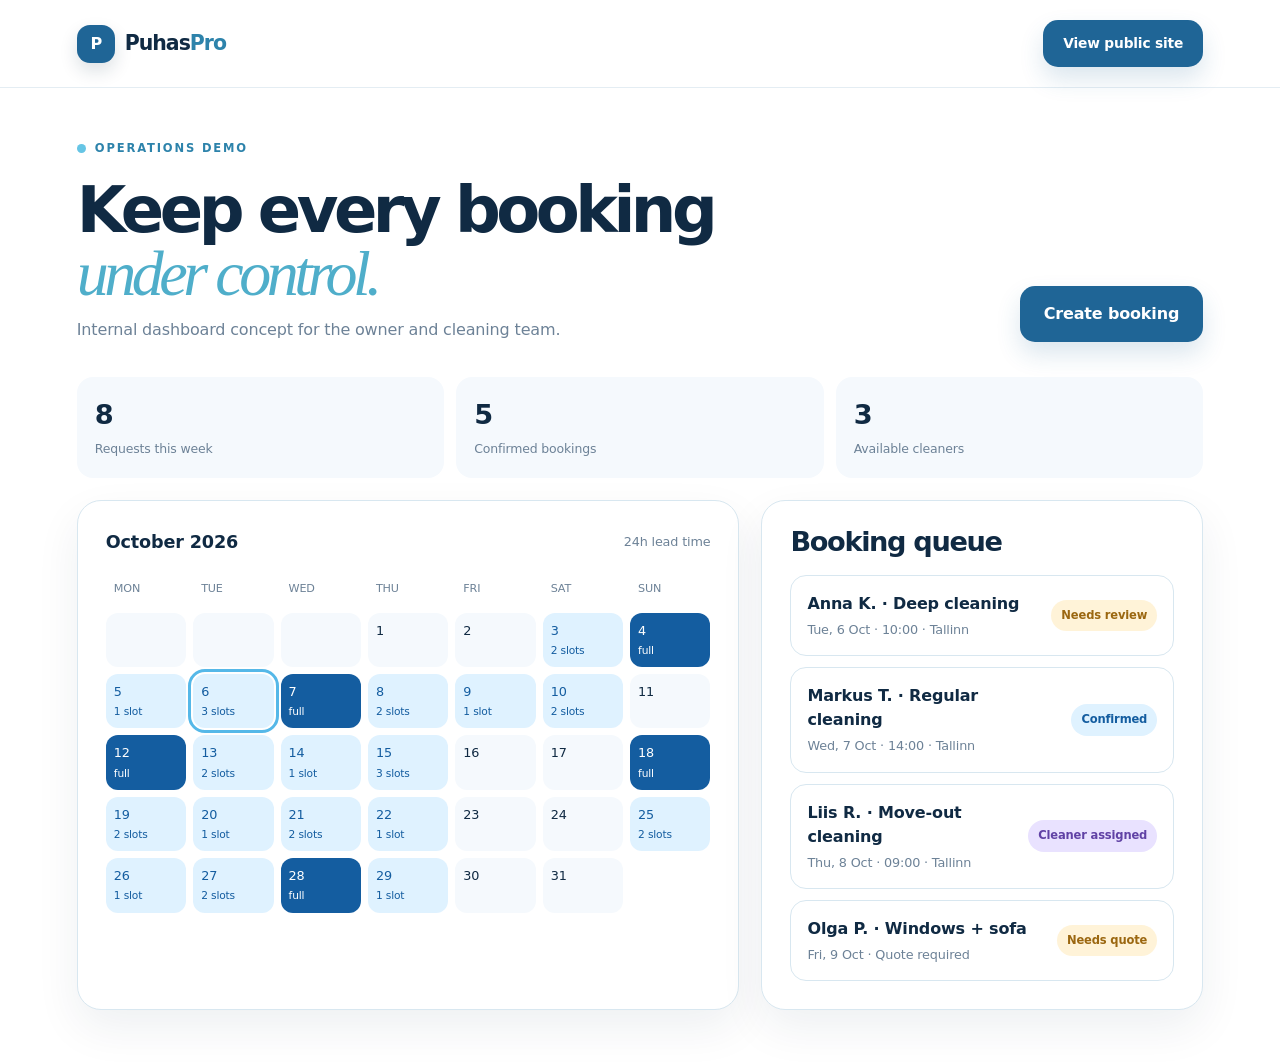
<file: site-mvp/admin.html>
<!doctype html>
<html lang="en">
<head>
  <meta charset="UTF-8" />
  <meta name="viewport" content="width=device-width, initial-scale=1.0" />
  <title>PuhasPro — Booking dashboard demo</title>
  <link rel="stylesheet" href="styles.css?v=blue-modern-3" />
  <style>
    .dashboard{max-width:1280px;margin:auto;padding:52px 6vw}.dashboard-head{display:flex;justify-content:space-between;align-items:end;margin-bottom:35px}.dashboard-head p{color:var(--muted);margin:0}.dashboard-grid{display:grid;grid-template-columns:1.2fr .8fr;gap:22px}.panel{background:#fff;border:1px solid var(--line);border-radius:24px;padding:28px;box-shadow:0 18px 45px rgba(16,42,67,.07)}.panel h2{font-size:1.7rem;letter-spacing:-.05em;margin-bottom:20px}.stats{display:grid;grid-template-columns:repeat(3,1fr);gap:12px;margin-bottom:22px}.stat{padding:18px;border-radius:16px;background:#f5f9fd}.stat strong{font-size:1.7rem;display:block}.stat span{font-size:.78rem;color:var(--muted)}.calendar-head{display:flex;justify-content:space-between;align-items:center;margin-bottom:18px}.calendar-head strong{font-size:1.1rem}.calendar{display:grid;grid-template-columns:repeat(7,1fr);gap:7px}.calendar div{min-height:54px;border-radius:12px;background:#f5f9fd;padding:8px;font-size:.8rem}.calendar .day{color:var(--muted);font-size:.7rem;background:transparent;min-height:20px}.calendar .available{background:#dff2ff;color:#145da0}.calendar .busy{background:#145da0;color:white}.calendar .selected{outline:3px solid #55b8e8;outline-offset:2px}.booking-list{display:grid;gap:11px}.booking{display:flex;justify-content:space-between;gap:14px;align-items:center;padding:16px;border:1px solid var(--line);border-radius:16px}.booking-main strong,.booking-main span{display:block}.booking-main span{font-size:.8rem;color:var(--muted);margin-top:4px}.status{font-size:.72rem;font-weight:800;padding:7px 10px;border-radius:999px;white-space:nowrap}.status.pending{background:#fff3d8;color:#9b6710}.status.confirmed{background:#dff2ff;color:#145da0}.status.assigned{background:#e9e2ff;color:#6042a5}@media(max-width:850px){.dashboard-grid{grid-template-columns:1fr}.dashboard-head{display:block}.dashboard-head .button{margin-top:18px}.booking{align-items:start;flex-direction:column}.stats{grid-template-columns:1fr 1fr}}
  </style>
</head>
<body>
  <header class="site-header"><a class="brand" href="index.html"><span class="brand-mark">P</span><span>Puhas<span>Pro</span></span></a><a class="button button-small" href="index.html">View public site</a></header>
  <main class="dashboard">
    <div class="dashboard-head"><div><div class="eyebrow"><span class="eyebrow-dot"></span>Operations demo</div><h1 style="font-size:clamp(2.8rem,5vw,5rem);margin-bottom:12px">Keep every booking<br /><em>under control.</em></h1><p>Internal dashboard concept for the owner and cleaning team.</p></div><a class="button" href="index.html#booking">Create booking</a></div>
    <div class="stats"><div class="stat"><strong>8</strong><span>Requests this week</span></div><div class="stat"><strong>5</strong><span>Confirmed bookings</span></div><div class="stat"><strong>3</strong><span>Available cleaners</span></div></div>
    <div class="dashboard-grid"><section class="panel"><div class="calendar-head"><strong>October 2026</strong><span style="color:var(--muted);font-size:.8rem">24h lead time</span></div><div class="calendar"><div class="day">MON</div><div class="day">TUE</div><div class="day">WED</div><div class="day">THU</div><div class="day">FRI</div><div class="day">SAT</div><div class="day">SUN</div><div></div><div></div><div></div><div>1</div><div>2</div><div class="available">3<br /><small>2 slots</small></div><div class="busy">4<br /><small>full</small></div><div class="available">5<br /><small>1 slot</small></div><div class="available selected">6<br /><small>3 slots</small></div><div class="busy">7<br /><small>full</small></div><div class="available">8<br /><small>2 slots</small></div><div class="available">9<br /><small>1 slot</small></div><div class="available">10<br /><small>2 slots</small></div><div>11</div><div class="busy">12<br /><small>full</small></div><div class="available">13<br /><small>2 slots</small></div><div class="available">14<br /><small>1 slot</small></div><div class="available">15<br /><small>3 slots</small></div><div>16</div><div>17</div><div class="busy">18<br /><small>full</small></div><div class="available">19<br /><small>2 slots</small></div><div class="available">20<br /><small>1 slot</small></div><div class="available">21<br /><small>2 slots</small></div><div class="available">22<br /><small>1 slot</small></div><div>23</div><div>24</div><div class="available">25<br /><small>2 slots</small></div><div class="available">26<br /><small>1 slot</small></div><div class="available">27<br /><small>2 slots</small></div><div class="busy">28<br /><small>full</small></div><div class="available">29<br /><small>1 slot</small></div><div>30</div><div>31</div></div></section><section class="panel"><h2>Booking queue</h2><div class="booking-list"><div class="booking"><div class="booking-main"><strong>Anna K. · Deep cleaning</strong><span>Tue, 6 Oct · 10:00 · Tallinn</span></div><span class="status pending">Needs review</span></div><div class="booking"><div class="booking-main"><strong>Markus T. · Regular cleaning</strong><span>Wed, 7 Oct · 14:00 · Tallinn</span></div><span class="status confirmed">Confirmed</span></div><div class="booking"><div class="booking-main"><strong>Liis R. · Move-out cleaning</strong><span>Thu, 8 Oct · 09:00 · Tallinn</span></div><span class="status assigned">Cleaner assigned</span></div><div class="booking"><div class="booking-main"><strong>Olga P. · Windows + sofa</strong><span>Fri, 9 Oct · Quote required</span></div><span class="status pending">Needs quote</span></div></div></section></div>
  </main>
</body>
</html>
</file>
<file: site-mvp/styles.css>
:root{--ink:#173b39;--muted:#6b7c79;--teal:#1f6f68;--mint:#d8f36b;--paper:#f7f8f3;--line:#dfe7df;--white:#fff;--orange:#e9905d}*{box-sizing:border-box}html{scroll-behavior:smooth}body{margin:0;background:var(--paper);color:var(--ink);font-family:Inter,ui-sans-serif,system-ui,-apple-system,BlinkMacSystemFont,"Segoe UI",sans-serif;font-size:16px;line-height:1.5}a{text-decoration:none;color:inherit}.site-header{height:78px;display:flex;align-items:center;justify-content:space-between;padding:0 6vw;border-bottom:1px solid var(--line);background:rgba(247,248,243,.88);backdrop-filter:blur(10px);position:sticky;top:0;z-index:10}.brand{display:flex;align-items:center;gap:10px;font-size:1.2rem;font-weight:800;letter-spacing:-.04em}.brand>span:last-child>span{color:var(--teal)}.brand-mark{width:32px;height:32px;display:grid;place-items:center;background:var(--teal);color:#fff;border-radius:10px;font-size:1rem}.nav-links{display:flex;gap:34px;color:var(--muted);font-size:.9rem}.nav-links a:hover,.text-link:hover{color:var(--teal)}.header-actions{display:flex;gap:16px;align-items:center}.language-select select{border:0;background:transparent;color:var(--ink);font-weight:700;cursor:pointer}.button{display:inline-flex;align-items:center;justify-content:center;border:0;border-radius:999px;background:var(--teal);color:#fff;padding:15px 23px;font:inherit;font-weight:700;cursor:pointer;transition:transform .2s,background .2s}.button:hover{background:#155851;transform:translateY(-2px)}.button-small{padding:10px 18px;font-size:.86rem}.section-grid{display:grid;grid-template-columns:1fr 1fr;gap:6vw;max-width:1320px;margin:auto;padding:96px 6vw 110px}.hero-copy{padding-top:44px}.eyebrow{display:flex;gap:9px;align-items:center;text-transform:uppercase;letter-spacing:.13em;font-size:.7rem;font-weight:800;color:var(--teal);margin-bottom:22px}.eyebrow-dot{width:8px;height:8px;border-radius:50%;background:var(--orange)}h1,h2,h3,p{margin-top:0}h1,h2{letter-spacing:-.07em;line-height:.98;margin-bottom:25px}h1{font-size:clamp(3.5rem,6vw,6.7rem);font-weight:800}h2{font-size:clamp(2.5rem,4.7vw,5rem);font-weight:800}h1 em,h2 em{font-family:Georgia,serif;font-weight:400;color:var(--teal)}.hero-text{font-size:1.2rem;max-width:500px;color:var(--muted);line-height:1.65}.hero-buttons{display:flex;gap:26px;align-items:center;margin:35px 0 56px}.text-link{font-weight:750;color:var(--teal)}.text-link span{font-size:1.2rem;margin-left:5px}.trust-row{display:flex;gap:35px;border-top:1px solid var(--line);padding-top:22px}.trust-row div{display:grid;gap:3px}.trust-row strong{font-size:1.35rem}.trust-row span{font-size:.76rem;color:var(--muted)}.hero-visual{position:relative;display:flex;align-items:center}.hero-image-wrap{position:relative;width:100%;z-index:1}.hero-image-wrap img{width:100%;height:610px;object-fit:cover;border-radius:180px 180px 22px 22px;display:block;filter:saturate(.82)}.hero-shape{position:absolute;width:75%;height:45%;bottom:-25px;right:-24px;background:var(--mint);border-radius:30px;z-index:0}.image-badge{position:absolute;left:-35px;bottom:42px;background:#fff;border-radius:18px;padding:16px 19px;display:flex;gap:12px;align-items:center;box-shadow:0 15px 40px rgba(23,59,57,.14)}.badge-icon{width:32px;height:32px;display:grid;place-items:center;background:var(--mint);border-radius:50%;color:var(--teal)}.image-badge b,.image-badge small{display:block}.image-badge b{font-size:.82rem}.image-badge small{color:var(--muted);font-size:.74rem}.service-strip{background:var(--teal);color:#fff;padding:100px 6vw;display:grid;grid-template-columns:.8fr 1.5fr;gap:8vw}.service-strip .eyebrow{color:var(--mint)}.service-intro{}.section-intro p{max-width:330px;color:#b9d2ca}.service-cards{display:grid;grid-template-columns:1fr 1fr;gap:14px}.service-card{padding:25px;background:rgba(255,255,255,.08);border:1px solid rgba(255,255,255,.14);border-radius:18px;min-height:200px;display:flex;gap:17px;transition:transform .2s,background .2s}.service-card:hover{transform:translateY(-5px);background:rgba(255,255,255,.14)}.service-card.featured{background:var(--mint);color:var(--ink);border-color:var(--mint)}.card-number{font-size:.75rem;font-weight:800;opacity:.65}.service-card h3{font-size:1.2rem;margin-bottom:8px;letter-spacing:-.04em}.service-card p{font-size:.88rem;line-height:1.5;opacity:.78;margin-bottom:18px}.service-card strong{font-size:.88rem}.booking-section{padding:110px 6vw;max-width:1150px;margin:auto}.booking-heading{display:flex;justify-content:space-between;gap:40px;align-items:end;margin-bottom:44px}.booking-heading p{max-width:380px;color:var(--muted)}.booking-form{background:#fff;border:1px solid var(--line);border-radius:24px;padding:40px;box-shadow:0 22px 60px rgba(23,59,57,.06)}.form-step{display:grid;grid-template-columns:36px 1fr;gap:8px 12px;margin-bottom:24px}.form-step>span{color:var(--orange);font-weight:800;font-size:.78rem;padding-top:4px}.form-step label{font-weight:750}.form-step select,.form-step input,.form-step textarea{grid-column:2;border:0;border-bottom:1px solid var(--line);background:transparent;color:var(--ink);padding:10px 0;font:inherit;outline:none;width:100%;resize:vertical}.form-step select:focus,.form-step input:focus,.form-step textarea:focus{border-color:var(--teal)}.form-row{display:grid;grid-template-columns:1fr 1fr;gap:40px}.form-footer{border-top:1px solid var(--line);margin-top:12px;padding-top:24px;display:flex;gap:30px;justify-content:space-between;align-items:center}.form-footer p{font-size:.8rem;color:var(--muted);max-width:490px;margin:0}.success-message{margin-top:20px;background:var(--mint);border-radius:20px;padding:25px;display:flex;gap:15px}.success-message>span{font-size:1.5rem}.success-message h3{margin-bottom:5px}.success-message p{margin:0;color:#46605a}.how-section{background:#e7eee5;padding:100px 12vw;display:grid;grid-template-columns:1fr 1fr;gap:10vw}.how-copy p{max-width:410px;color:var(--muted);font-size:1.05rem}.steps{border-top:1px solid #cbd9ca}.step{display:flex;gap:25px;padding:28px 0;border-bottom:1px solid #cbd9ca}.step>span{font-size:.75rem;color:var(--orange);font-weight:800}.step h3{margin-bottom:6px;font-size:1.2rem}.step p{margin:0;color:var(--muted)}.about-section{padding:110px 6vw}.about-card{max-width:1080px;margin:auto;background:var(--mint);border-radius:30px;padding:64px 7%;display:grid;grid-template-columns:110px 1fr;gap:30px}.about-mark{font-size:7rem;line-height:.7;color:var(--teal);font-weight:800;letter-spacing:-.15em}.about-card p{max-width:560px;color:#42615b;font-size:1.05rem}.site-footer{padding:38px 6vw;border-top:1px solid var(--line);display:flex;align-items:center;justify-content:space-between;color:var(--muted);font-size:.84rem}.site-footer p{margin:0}.footer-contact{font-size:.78rem}.sr-only{position:absolute;width:1px;height:1px;padding:0;margin:-1px;overflow:hidden;clip:rect(0,0,0,0);white-space:nowrap;border:0}@media(max-width:900px){.nav-links{display:none}.section-grid,.service-strip,.how-section{grid-template-columns:1fr}.hero-copy{padding-top:10px}.hero-visual{margin-top:20px}.hero-image-wrap img{height:500px}.service-strip{gap:55px}.booking-heading{display:block}.booking-heading p{margin-top:25px}.about-card{grid-template-columns:1fr}.about-mark{font-size:5rem}.site-footer{flex-wrap:wrap;gap:18px}}@media(max-width:600px){.site-header{padding:0 5vw}.header-actions .button{display:none}.section-grid,.booking-section,.about-section{padding-left:5vw;padding-right:5vw}.section-grid{padding-top:65px;padding-bottom:75px}.hero-buttons{align-items:flex-start;flex-direction:column;gap:18px}.trust-row{gap:15px;justify-content:space-between}.trust-row span{font-size:.68rem}.hero-image-wrap img{height:390px;border-radius:120px 120px 18px 18px}.image-badge{left:10px;bottom:20px}.service-strip{padding:75px 5vw}.service-cards{grid-template-columns:1fr}.booking-form{padding:25px 20px}.form-row{grid-template-columns:1fr;gap:0}.form-footer{display:block}.form-footer .button{margin-top:20px;width:100%}.how-section{padding:75px 5vw}.about-card{padding:38px 28px}.site-footer{padding:30px 5vw;display:grid}}
/* Blue and white visual direction */
:root{--ink:#102a43;--muted:#6d8297;--teal:#145da0;--mint:#dff2ff;--paper:#f5f9fd;--line:#dce8f2;--white:#fff;--orange:#55b8e8}
/* Final palette override */
:root{--ink:#102a43!important;--muted:#6d8297!important;--teal:#145da0!important;--mint:#dff2ff!important;--paper:#f5f9fd!important;--line:#dce8f2!important;--orange:#55b8e8!important}
/* Modern service-brand polish */
html body{background:linear-gradient(180deg,#f8fbff 0%,#f3f8fc 48%,#fff 100%);letter-spacing:-.01em}
html body .site-header{height:84px;border-bottom:1px solid rgba(220,232,242,.8);box-shadow:0 8px 28px rgba(16,42,67,.04)}
html body .brand{letter-spacing:-.055em}
html body .brand-mark{border-radius:12px;box-shadow:0 8px 16px rgba(20,93,160,.18)}
html body .button{box-shadow:0 10px 20px rgba(20,93,160,.16);padding-left:25px;padding-right:25px}
html body .hero{padding-top:110px}
html body .hero-copy h1{font-weight:850;letter-spacing:-.085em}
html body .hero-visual:before{content:'';position:absolute;width:170px;height:170px;border-radius:50%;background:#dff2ff;top:8%;right:-4%;filter:blur(1px)}
html body .hero-image-wrap img{box-shadow:0 28px 60px rgba(16,42,67,.16);border:8px solid rgba(255,255,255,.85)}
html body .hero-shape{background:linear-gradient(135deg,#dff2ff,#b9e6fb);border-radius:36px}
html body .service-strip{background:linear-gradient(135deg,#0f4d84 0%,#145da0 58%,#2787bf 100%);position:relative;overflow:hidden}
html body .service-strip:after{content:'';position:absolute;width:520px;height:520px;border:1px solid rgba(255,255,255,.12);border-radius:50%;right:-160px;top:-210px;box-shadow:0 0 0 45px rgba(255,255,255,.035),0 0 0 90px rgba(255,255,255,.025)}
html body .service-card{background:rgba(255,255,255,.1);border-color:rgba(255,255,255,.2);backdrop-filter:blur(8px);border-radius:22px}
html body .service-card.featured{background:#fff;color:var(--ink);box-shadow:0 18px 40px rgba(4,36,70,.18)}
html body .booking-section{max-width:1180px}
html body .booking-form{border:1px solid rgba(220,232,242,.9);box-shadow:0 25px 70px rgba(16,42,67,.09);border-radius:28px}
html body .form-step select,html body .form-step input,html body .form-step textarea{background:#f8fbfe;border:1px solid #e5eef6;border-radius:12px;padding:13px 14px;margin-top:5px}
html body .form-step select:focus,html body .form-step input:focus,html body .form-step textarea:focus{border-color:#55b8e8;box-shadow:0 0 0 4px rgba(85,184,232,.12)}
html body .about-card{box-shadow:0 20px 55px rgba(20,93,160,.1);border:1px solid rgba(255,255,255,.7)}
html body .site-footer{background:#fff}
/* Remove remaining legacy green accents */
html body .how-section{background:#eef7fd}
html body .steps,html body .step{border-color:#d7e7f2}
html body .section-intro p{color:#c8e2f2}
html body .about-card p{color:#41647f}
html body .button:hover{background:#0d4e8c}
html body .image-badge{box-shadow:0 15px 40px rgba(16,42,67,.14)}
html body .success-message p{color:#41647f}
/* Linen-inspired visual direction for PuhasPro */
html body{background:#fff;color:#132b43}
html body .site-header{background:rgba(255,255,255,.92);height:82px;border-bottom:1px solid #e5eef5;box-shadow:none}
html body .hero{max-width:1240px;padding-top:92px;padding-bottom:105px;gap:7vw}
html body .hero-copy h1{font-size:clamp(3.4rem,6vw,6.1rem);line-height:.96;letter-spacing:-.09em}
html body .hero-copy h1 em,html body h2 em{color:#1a5789;font-style:italic}
html body .hero-text{max-width:470px;color:#668096;font-size:1.08rem}
html body .hero-buttons{margin:30px 0 46px}
html body .button{background:#1a5789;color:#fff;border-radius:10px;box-shadow:none;padding:14px 22px}
html body .button:hover{background:#123f67;transform:translateY(-1px)}
html body .hero-image-wrap img{height:570px;border:0;border-radius:28px;box-shadow:none;filter:saturate(.78) brightness(1.04)}
html body .hero-shape{background:#dff2ff;border-radius:28px;width:88%;height:36%;right:-28px;bottom:-22px}
html body .image-badge{left:-18px;bottom:28px;border:1px solid #e5eef5;box-shadow:0 14px 30px rgba(19,43,67,.1);border-radius:12px}
html body .badge-icon{background:#dff2ff;color:#1a5789}
html body .trust-row{border-top-color:#e5eef5}
html body .service-strip{background:#dff2ff;color:#132b43;padding:95px 7vw;grid-template-columns:.9fr 1.4fr;gap:7vw}
html body .service-strip .eyebrow{color:#1a5789}
html body .service-cards{gap:16px}
html body .service-card,html body .service-card.featured{background:#fff;color:#132b43;border:1px solid #d3e6f2;border-radius:14px;box-shadow:none}
html body .service-card:hover{background:#fff;transform:translateY(-3px);box-shadow:0 14px 30px rgba(19,43,67,.08)}
html body .service-card p{color:#668096;opacity:1}
html body .service-card strong{color:#1a5789}
html body .booking-section{padding-top:100px;padding-bottom:105px}
html body .booking-form{border-radius:16px;box-shadow:0 16px 45px rgba(19,43,67,.07);padding:38px}
html body .form-step select,html body .form-step input,html body .form-step textarea{background:#f7fbfe;border:1px solid #dcebf4;border-radius:8px}
html body .how-section{background:#fff;padding:95px 12vw;border-top:1px solid #e5eef5}
html body .about-section{background:#f5faff;padding-top:95px;padding-bottom:95px}
html body .about-card{background:#132b43;color:#fff;border-radius:22px;box-shadow:none}
html body .about-card h2 em{color:#bce7fb}
html body .about-card p{color:#b5c9d9}
html body .about-mark{color:#bce7fb}
html body .site-footer{background:#fff}
/* Wider layout: full-width editorial sections */
html body .section-grid{max-width:none;width:100%;padding-left:7vw;padding-right:7vw;gap:5vw}
html body .hero{max-width:none;padding-top:90px;padding-bottom:115px}
html body .hero-copy{max-width:720px}
html body .hero-text{max-width:610px}
html body .service-strip{width:100%;padding-left:7vw;padding-right:7vw}
html body .booking-section{max-width:none;width:100%;padding-left:10vw;padding-right:10vw}
html body .booking-heading{max-width:1280px;margin-left:auto;margin-right:auto}
html body .booking-form{max-width:1280px;margin-left:auto;margin-right:auto}
html body .how-section{width:100%;padding-left:12vw;padding-right:12vw}
html body .about-section{width:100%;padding-left:7vw;padding-right:7vw}
html body .about-card{max-width:none;width:100%;margin:0;padding-left:8vw;padding-right:8vw}
@media(max-width:900px){html body .section-grid,html body .service-strip,html body .booking-section,html body .about-section{padding-left:6vw;padding-right:6vw}html body .how-section{padding-left:8vw;padding-right:8vw}}
/* Pricing rhythm and add-ons */
html body .pricing-section{width:100%;padding:105px 10vw 110px;background:#fff}
html body .pricing-heading{max-width:1280px;margin:0 auto 42px;display:flex;justify-content:space-between;gap:60px;align-items:end}
html body .pricing-heading p{max-width:420px;color:#6d8297;margin:0}
html body .plan-grid{max-width:1280px;margin:0 auto;display:grid;grid-template-columns:repeat(3,1fr);gap:16px}
html body .plan-card{position:relative;border:1px solid #dce8f2;border-radius:14px;padding:28px;background:#fff;min-height:285px}
html body .plan-card.popular{background:#f2f9fd;border-color:#55b8e8;box-shadow:0 12px 28px rgba(20,93,160,.08)}
html body .plan-label{font-size:1.05rem;font-weight:800;display:block;margin-bottom:14px}
html body .plan-card>strong{font-size:2.3rem;letter-spacing:-.06em;color:#132b43;display:block;margin-bottom:12px}
html body .plan-card p{color:#6d8297;font-size:.88rem;min-height:42px}
html body .plan-card ul{list-style:none;padding:14px 0 0;margin:0;border-top:1px solid #dce8f2;color:#526d84;font-size:.82rem}
html body .plan-card li{padding:9px 0;border-bottom:1px solid #e8f0f5}
html body .popular-tag{position:absolute;top:-12px;left:22px;background:#55b8e8;color:#07375d;padding:5px 12px;border-radius:999px;text-transform:uppercase;letter-spacing:.1em;font-size:.62rem;font-weight:800}
html body .pricing-note{max-width:1280px;margin:20px auto 26px;color:#6d8297;font-size:.82rem;font-style:italic}
html body .special-grid{max-width:1280px;margin:0 auto 22px;display:grid;grid-template-columns:1fr 1fr;gap:16px}
html body .special-grid article{background:#eaf5fb;border-radius:14px;padding:24px}
html body .special-grid h3{margin-bottom:10px;font-size:1.05rem}.special-grid h3 span{color:#2381ad;font-size:.83rem;margin-left:6px}
html body .special-grid p{margin:0;color:#5e7890;font-size:.85rem}
html body .addons{max-width:1280px;margin:auto;display:flex;gap:8px;align-items:center;flex-wrap:wrap;font-size:.76rem;color:#587187}
html body .addons strong{text-transform:uppercase;letter-spacing:.12em;font-size:.65rem;color:#1a5789;margin-right:4px}
html body .addons span{border:1px solid #dce8f2;border-radius:999px;padding:7px 12px;background:#fff}
@media(max-width:800px){html body .pricing-section{padding-left:6vw;padding-right:6vw}.pricing-heading{display:block}.pricing-heading p{margin-top:22px}.plan-grid,.special-grid{grid-template-columns:1fr}.plan-card{min-height:auto}}
/* Competitor-style navigation and more open headline tracking */
html body .nav-links{gap:31px;align-items:center;font-size:.93rem}
html body .nav-links a{white-space:nowrap;color:#566e84}
html body .nav-links a.active,html body .nav-links a:hover{color:#1a7890}
html body .nav-chevron{font-size:1.1rem;margin-left:3px;color:#6d8297}
html body .header-actions{gap:24px}
html body .language-select select{font-size:.86rem;letter-spacing:.05em;color:#5e7186;border:0}
html body .header-actions .button{background:#1d8293;border-radius:10px;padding:16px 26px;font-size:.95rem}
html body .hero-copy h1{letter-spacing:-.035em;word-spacing:.025em}
html body .hero-copy h1 em{letter-spacing:-.025em}
@media(max-width:1100px){html body .nav-links{gap:16px;font-size:.82rem}.site-header{padding-left:4vw;padding-right:4vw}}
/* Hero headline proportions */
html body .hero-copy h1{font-size:clamp(3rem,4.25vw,4.9rem);line-height:.98;letter-spacing:-.045em;white-space:nowrap}
html body .hero-copy h1 em{display:block;white-space:nowrap;margin-top:8px;letter-spacing:-.035em}
html body .hero-copy{max-width:650px}
html body .hero{gap:6vw;padding-top:78px;padding-bottom:92px}
@media(max-width:900px){html body .hero-copy h1{white-space:normal;font-size:clamp(3rem,10vw,4.5rem)}html body .hero-copy h1 em{white-space:normal}}
/* Competitor-inspired hero rhythm and proof strip */
html body .hero{min-height:690px;align-items:center}
html body .hero-copy h1{font-size:clamp(3rem,4.6vw,5.4rem);line-height:1.02}
html body .hero-text{font-size:1.12rem;line-height:1.58}
html body .hero-buttons .button{padding:16px 28px}
html body .proof-strip{display:grid;grid-template-columns:repeat(4,1fr);border-top:1px solid #e4edf4;border-bottom:1px solid #e4edf4;background:#f8fbfe;padding:28px 7vw;gap:20px}
html body .proof-strip>div{display:flex;align-items:center;justify-content:center;gap:12px;color:#355b78;border-right:1px solid #dce8f2;min-height:42px}
html body .proof-strip>div:last-child{border-right:0}
html body .proof-icon{display:grid;place-items:center;width:28px;height:28px;border:1px solid #55b8e8;color:#1a7890;border-radius:50%;font-weight:800}
html body .proof-strip strong{font-size:.86rem}
@media(max-width:800px){html body .hero{min-height:auto}.proof-strip{grid-template-columns:1fr 1fr!important;padding:22px 6vw!important}.proof-strip>div:nth-child(2){border-right:0}.proof-strip>div{justify-content:flex-start}.proof-strip strong{font-size:.75rem}}
/* Restore the previous hero composition; keep only the requested text placement */
html body .hero{min-height:0;align-items:center;padding-top:78px;padding-bottom:92px}
html body .hero-copy h1{font-size:clamp(3rem,4.25vw,4.9rem);line-height:.98;letter-spacing:-.045em}
html body .proof-strip{display:none}
/* Inline language switch inspired by the competitor header */
html body .language-switch{display:flex;align-items:center;gap:8px;color:#9aa8b8;font-size:.88rem;font-weight:700}
html body .language-switch .lang-option{border:0;background:transparent;padding:0;color:#8b9bad;font:inherit;cursor:pointer;transition:color .2s}
html body .language-switch .lang-option.active,html body .language-switch .lang-option:hover{color:#1a7890}
html body .language-switch>span{color:#c3d0dc;font-weight:400}
/* Softer Linen-inspired blue palette */
html body .button,html body .header-actions .button{background:#4faeca;color:#fff}
html body .button:hover,html body .header-actions .button:hover{background:#368fae}
html body .nav-links a.active,html body .nav-links a:hover,html body .language-switch .lang-option.active,html body .language-switch .lang-option:hover{color:#2b7fa1}
html body .eyebrow,html body .text-link,html body .service-card strong,html body .addons strong{color:#2b7fa1}
html body .eyebrow-dot{background:#73c9e3}
html body .mint,html body .hero-shape{background:#e6f6fc}
html body .proof-icon{border-color:#73c9e3;color:#2b7fa1}
/* Unified two-color brand system */
html body .brand>span:last-child>span{color:#4faeca}
html body .hero-copy h1 em,html body h2 em,html body .text-link,html body .nav-links a.active,html body .nav-links a:hover,html body .language-switch .lang-option.active,html body .language-switch .lang-option:hover,html body .eyebrow,html body .service-card strong,html body .addons strong{color:#4faeca}
html body .button,html body .header-actions .button{background:#4faeca}
html body .button:hover,html body .header-actions .button:hover{background:#3d9ab7}
html body .hero-copy h1,html body h2,html body h3,html body .plan-card>strong,html body .trust-row strong{color:#102a43}
html body .hero-text,html body .booking-heading p,html body .how-copy p,html body .plan-card p,html body .special-grid p,html body .site-footer,html body .trust-row span{color:#6d8297}
html body .service-strip,html body .hero-shape,html body .about-section{background:#eaf7fc}
html body .popular-tag{background:#4faeca;color:#fff}
/* Logo aligned with the two-color system */
html body .brand-mark{background:#4faeca;color:#fff;box-shadow:0 8px 16px rgba(79,174,202,.2)}
html body .brand>span:last-child{color:#102a43}
html body .brand>span:last-child>span{color:#4faeca}
/* Language-specific headline fit */
html[lang="ru"] body .hero-copy h1{font-size:clamp(2.55rem,3.55vw,4.2rem);letter-spacing:-.04em}
html[lang="ru"] body .hero-copy h1 em{font-size:.9em;letter-spacing:-.045em}
html[lang="et"] body .hero-copy h1{font-size:clamp(2.75rem,3.95vw,4.55rem)}
@media(max-width:900px){html[lang="ru"] body .hero-copy h1{font-size:clamp(2.65rem,9vw,4rem)}}
/* Premium hover states */
html body .hero-buttons .button,html body .header-actions .button{background:#4faeca;color:#fff;box-shadow:0 8px 18px rgba(79,174,202,.16);transition:background .22s ease,box-shadow .22s ease,transform .22s ease}
html body .hero-buttons .button:hover,html body .header-actions .button:hover{background:#102a43;color:#fff;box-shadow:0 12px 24px rgba(16,42,67,.18);transform:translateY(-2px)}
html body .hero-buttons .text-link{color:#102a43;transition:color .22s ease}
html body .hero-buttons .text-link:hover{color:#4faeca}
/* Secondary CTA as an outlined button */
html body .hero-buttons .text-link{display:inline-flex;align-items:center;gap:7px;border:1.5px solid #73c9e3;border-radius:10px;padding:14px 20px;color:#102a43;font-weight:750;transition:background .22s ease,color .22s ease,border-color .22s ease,transform .22s ease}
html body .hero-buttons .text-link:hover{background:#eaf7fc;border-color:#4faeca;color:#1a7890;transform:translateY(-2px)}
/* Refined secondary CTA */
html body .hero-buttons .text-link{min-width:205px;justify-content:center;border:1px solid #b8ddea;border-radius:9px;padding:15px 21px;background:#fff;color:#1a6685;box-shadow:0 6px 16px rgba(16,42,67,.05);font-size:.98rem}
html body .hero-buttons .text-link span{font-size:1.15rem;line-height:1}
html body .hero-buttons .text-link:hover{background:#f3fbfe;border-color:#4faeca;color:#14526e;box-shadow:0 8px 20px rgba(79,174,202,.13);transform:translateY(-2px)}
/* Improve contrast in the booking section */
html body .booking-section{background:#eaf7fc}
html body .booking-heading h2{color:#102a43}
html body .booking-heading h2 em{color:#4faeca}
html body .booking-heading p{color:#607b91}
html body .booking-heading h2{letter-spacing:-.055em}
html body .booking-heading h2 em{letter-spacing:-.035em}
html[lang="en"] body .booking-heading h2{font-size:clamp(2.9rem,4.8vw,5.5rem)}
html[lang="et"] body .booking-heading h2{font-size:clamp(2.45rem,4vw,4.8rem)}
html[lang="ru"] body .booking-heading h2{font-size:clamp(2.35rem,3.8vw,4.55rem)}
html[lang="et"] body .booking-heading p,html[lang="ru"] body .booking-heading p{max-width:360px;line-height:1.5}
html body .booking-heading{display:grid;grid-template-columns:minmax(0,1.55fr) minmax(260px,.55fr);align-items:end;gap:clamp(36px,7vw,120px);padding-bottom:52px}
html body .booking-heading .eyebrow{margin-bottom:24px}
html body .booking-heading h2{margin:0;max-width:900px}
html body .booking-heading p{margin:0;align-self:end;font-size:1.05rem;line-height:1.55}
html body .hero-copy h1,html body .section-intro h2,html body .booking-heading h2,html body .how-copy h2,html body .about-card h2{display:block}
html body .hero-copy h1 br,html body .section-intro h2 br,html body .booking-heading h2 br,html body .how-copy h2 br,html body .about-card h2 br{display:block!important;height:0}
html body .hero-copy h1 em,html body .section-intro h2 em,html body .booking-heading h2 em,html body .how-copy h2 em,html body .about-card h2 em{display:block;margin-top:.04em}
html body .booking-form{margin-top:0}
@media(max-width:900px){html body .booking-heading{grid-template-columns:1fr;gap:18px;padding-bottom:34px}html body .booking-heading p{max-width:560px!important}}
html body .booking-section .eyebrow{color:#2b7fa1}
html body .booking-form{background:#fff}
/* Compact booking composition */
html body .booking-heading{max-width:1120px}
html body .booking-heading h2{font-size:clamp(2.8rem,4.25vw,4.7rem);white-space:nowrap}
html body .booking-form{max-width:980px}
@media(max-width:900px){html body .booking-heading h2{white-space:normal}}
html body .booking-heading h2 br{display:none}
html body .booking-heading h2 em:before{content:' '}
html body .form-footer p{flex:1;max-width:none;white-space:nowrap;font-size:.82rem}
html body .form-footer .button{flex:0 0 auto;white-space:nowrap}
@media(max-width:800px){html body .form-footer p{white-space:normal}}
/* Keep the how-it-works headline in two intentional lines */
html body .how-copy h2{font-size:clamp(2.45rem,4vw,4.5rem);white-space:nowrap}
html body .how-copy h2 br{display:block}
@media(max-width:700px){html body .how-copy h2{white-space:normal}.how-copy h2 br{display:block}}
/* Stronger trust / about section contrast */
html body .about-card h2{color:#fff!important;max-width:760px}
html body .about-card h2 em{color:#bce7fb!important}
html body .about-card .eyebrow{color:#73c9e3}
html body .about-card .text-link{color:#73c9e3}
html body .about-card .text-link:hover{color:#fff}
html body .about-card{min-height:390px;align-items:center;padding-top:72px;padding-bottom:72px}
html body .about-card p{max-width:650px;line-height:1.65}
html body .about-mark{align-self:start;padding-top:5px}
/* Consistent open headline tracking */
html body h1,html body h2,html body h3{letter-spacing:-.018em}
html body h1 em,html body h2 em,html body h3 em{letter-spacing:.008em}
html body .hero-copy h1{letter-spacing:-.022em}
html body .hero-copy h1 em{letter-spacing:.004em}
/* Restore previous headline tracking */
html body h1,html body h2,html body h3{letter-spacing:-.07em}
html body h1 em,html body h2 em,html body h3 em{letter-spacing:inherit}
html body .hero-copy h1{letter-spacing:-.045em}
html body .hero-copy h1 em{letter-spacing:-.035em}
/* Services section: balanced two-line heading and readable copy */
html body .section-intro h2{font-size:clamp(2.45rem,3.8vw,4.35rem);white-space:nowrap;line-height:1}
html body .section-intro h2 br{display:block}
html body .section-intro h2 em{display:block}
html body .section-intro p{color:#607b91;max-width:410px;line-height:1.6}
@media(max-width:800px){html body .section-intro h2{white-space:normal}}
/* Match multilingual service headings to the approved hero rhythm */
html[lang="ru"] body .section-intro h2{font-size:clamp(2rem,3.05vw,3.5rem);letter-spacing:-.045em}
html[lang="ru"] body .section-intro h2 em{font-size:.9em;letter-spacing:-.035em}
html[lang="et"] body .section-intro h2{font-size:clamp(2.15rem,3.3vw,3.8rem)}
html[lang="ru"] body .section-intro p,html[lang="et"] body .section-intro p{color:#607b91!important}
html body .section-intro p{color:#607b91!important}
/* Keep the English services headline in the same scale as the hero headline */
html[lang="en"] body .section-intro h2{font-size:clamp(2.7rem,4.2vw,4.8rem);letter-spacing:-.045em;line-height:.98}
html[lang="en"] body .section-intro h2 em{font-size:1em;letter-spacing:-.035em}
html[lang="en"] body .section-intro h2{width:100%;margin-bottom:28px;text-align:left}
html[lang="en"] body .section-intro h2 br{display:block;height:0}
html[lang="en"] body .section-intro h2 em{display:block;margin-top:.02em}
/* Final visual pass: a calm, consistent blue system across the full prototype */
html body{--ink:#102a43;--muted:#6d8297;--teal:#1f6596;--mint:#e8f6fc;--paper:#fff;--line:#d8e7f0;--white:#fff;--orange:#66c5e5;background:#fff;color:#102a43}
html body .site-header{height:88px;padding:0 clamp(24px,6vw,96px);background:rgba(255,255,255,.94);border-bottom:1px solid #e4edf3}
html body .brand{color:#102a43;font-size:1.28rem;letter-spacing:-.05em}
html body .brand-mark{width:38px;height:38px;border-radius:13px;background:#1f6596;color:#fff;box-shadow:0 8px 18px rgba(16,42,67,.14)}
html body .brand>span:last-child>span{color:#1f6596}
html body .brand{color:#102a43!important}
html body .brand-mark{background:#1f6596!important;color:#fff!important}
html body .brand>span:last-child>span{color:#2d83ab!important}
html body .site-header{padding-left:max(6vw,calc((100vw - 1480px)/2));padding-right:max(6vw,calc((100vw - 1480px)/2))}
html body .service-strip{padding-left:max(6vw,calc((100vw - 1480px)/2));padding-right:max(6vw,calc((100vw - 1480px)/2))}
html body .service-strip{padding-left:max(24px,calc((100vw - 1480px)/2 + 6vw));padding-right:max(24px,calc((100vw - 1480px)/2 + 6vw));grid-template-columns:minmax(0,1fr) minmax(0,1.35fr);gap:clamp(48px,6vw,96px)}
html body .service-strip .section-intro{max-width:680px}
html body .service-strip .section-intro{margin-left:0}
/* Service catalogue: competitor-inspired clarity, PuhasPro content */
html body .service-strip{display:block;padding-top:112px;padding-bottom:120px}
html body .service-strip .section-intro{max-width:760px;margin:0 auto 54px;text-align:center}
html body .service-strip .section-intro .eyebrow{justify-content:center}
html body .service-strip .section-intro h2{margin-left:auto;margin-right:auto}
html body .service-strip .section-intro p{max-width:560px;margin-left:auto;margin-right:auto}
html body .service-cards{max-width:1480px;margin:0 auto;grid-template-columns:repeat(4,minmax(0,1fr));gap:18px}
html body .service-card{min-height:315px;display:flex;flex-direction:column}
html body .service-card>div:last-child{display:flex;flex-direction:column;height:100%;flex:1}
html body .service-card h3{margin-top:8px;min-height:2.5em}
html body .service-card p{flex:1}
html body .service-card .card-number{font-size:.9rem;font-weight:800;letter-spacing:.08em}
html body .service-card{text-align:center}
html body .service-card>div:last-child{align-items:center}
html body .service-card h3{width:100%;margin-top:14px}
html body .service-card p{max-width:290px}
html body .service-strip .section-intro h2{text-align:center!important;width:100%}
html body .service-strip .section-intro h2 em{text-align:center;width:100%}
@media(max-width:1000px){html body .service-cards{grid-template-columns:repeat(2,minmax(0,1fr))}}
html body .faq-section{background:#fff;padding:105px max(24px,calc((100vw - 1480px)/2 + 6vw));display:grid;grid-template-columns:minmax(280px,.8fr) minmax(0,1.2fr);gap:clamp(48px,8vw,130px)}
html body .faq-title{font-size:clamp(2.5rem,4.2vw,4.8rem);line-height:.96;margin:22px 0 0}
html body .faq-item{border-top:1px solid #d8e7f0;padding:22px 0}
html body .faq-item:last-child{border-bottom:1px solid #d8e7f0}
html body .faq-item summary{cursor:pointer;list-style:none;font-size:1.05rem;font-weight:750;color:#102a43;padding-right:28px;position:relative}
html body .faq-item summary::-webkit-details-marker{display:none}
html body .faq-item summary:after{content:'+';position:absolute;right:0;color:#2d83ab;font-size:1.4rem;font-weight:400}
html body .faq-item[open] summary:after{content:'−'}
html body .faq-item p{color:#607b91;line-height:1.6;max-width:680px;margin:14px 0 0}
@media(max-width:800px){html body .faq-section{grid-template-columns:1fr;padding-top:76px;padding-bottom:76px;gap:35px}}
@media(max-width:600px){html body .service-strip{padding-left:6vw!important;padding-right:6vw!important}html body .service-strip .section-intro{width:100%;margin-left:0}}
/* English baseline: keep every headline readable and structurally stacked */
html[lang="en"] body h1,html[lang="en"] body h2,html[lang="en"] body h3{overflow-wrap:normal;word-break:normal}
html[lang="en"] body .hero-copy h1{font-size:clamp(3.25rem,5.25vw,6rem);line-height:.94;max-width:760px;margin-bottom:30px}
html[lang="en"] body .hero-copy h1 br,html[lang="en"] body .section-intro h2 br,html[lang="en"] body .booking-heading h2 br,html[lang="en"] body .how-copy h2 br,html[lang="en"] body .about-card h2 br{display:block!important;height:0;content:""}
html[lang="en"] body .hero-copy h1 em,html[lang="en"] body .section-intro h2 em,html[lang="en"] body .booking-heading h2 em,html[lang="en"] body .how-copy h2 em,html[lang="en"] body .about-card h2 em{display:block;white-space:nowrap;margin-top:.04em}
html[lang="en"] body .hero-copy h1>em{display:block!important;width:100%;margin-top:.1em}
html[lang="en"] body .hero-text{font-size:1.1rem;max-width:590px;line-height:1.58}
html[lang="en"] body .section-intro h2{font-size:clamp(2.65rem,4.1vw,4.65rem);line-height:.96;margin-bottom:28px}
html[lang="en"] body .section-intro .eyebrow{font-size:.72rem;letter-spacing:.16em;margin-bottom:24px}
html[lang="en"] body .section-intro h2{font-size:clamp(2.7rem,4.35vw,5rem);line-height:.94;margin-bottom:30px;max-width:680px}
html[lang="en"] body .section-intro p{font-size:1.1rem;line-height:1.58;max-width:500px;color:#607b91}
html[lang="en"] body .booking-heading h2{font-size:clamp(2.7rem,4.35vw,5rem);line-height:.96;white-space:normal!important;margin-bottom:0}
html[lang="en"] body .booking-heading p{max-width:330px;line-height:1.55}
html[lang="en"] body .how-copy h2{font-size:clamp(2.7rem,4.3vw,5rem);line-height:.96}
html[lang="en"] body .about-card h2{font-size:clamp(2.45rem,4vw,4.6rem);line-height:.98}
@media(max-width:700px){html[lang="en"] body .hero-copy h1,html[lang="en"] body .section-intro h2,html[lang="en"] body .booking-heading h2,html[lang="en"] body .how-copy h2,html[lang="en"] body .about-card h2{font-size:clamp(2.45rem,11vw,4rem)}html[lang="en"] body .hero-copy h1 em,html[lang="en"] body .section-intro h2 em,html[lang="en"] body .booking-heading h2 em,html[lang="en"] body .how-copy h2 em,html[lang="en"] body .about-card h2 em{white-space:normal}}
html body .nav-links{gap:clamp(16px,2.3vw,34px);color:#60778d;font-size:.95rem}
html body .nav-links a.active,html body .nav-links a:hover{color:#1f6596}
html body .language-switch{display:flex;align-items:center;gap:7px;color:#93a5b5;font-weight:700}
html body .lang-option{border:0;background:transparent;color:#7b8fa3;font:inherit;font-weight:700;padding:4px;cursor:pointer}
html body .lang-option.active,html body .lang-option:hover{color:#1f6596}
html body .button{border-radius:15px;background:#1f6596;padding:16px 24px;box-shadow:0 12px 24px rgba(31,101,150,.16)}
html body .button:hover{background:#102a43;transform:translateY(-2px);box-shadow:0 14px 28px rgba(16,42,67,.2)}
html body .button-small{padding:13px 20px}
html body .eyebrow{color:#2d83ab;letter-spacing:.16em;font-size:.72rem}
html body .eyebrow-dot{background:#66c5e5;width:9px;height:9px}
html body .hero.section-grid{max-width:1480px;padding-top:96px;padding-bottom:105px;gap:clamp(48px,7vw,110px)}
html body .hero-copy{padding-top:32px}
html body .hero-text{color:#6d8297;line-height:1.55;max-width:620px}
html body h1,html body h2,html body h3{color:#102a43}
html body h1 em,html body h2 em{color:#4faeca}
html body .text-link{color:#1f6596}
html body .hero-image-wrap img{border-radius:34px;height:590px;filter:saturate(.82)}
html body .hero-shape{background:#dff3fc;border-radius:34px}
html body .image-badge{border:1px solid #e0edf4;box-shadow:0 14px 34px rgba(16,42,67,.12)}
html body .badge-icon{background:#dff3fc;color:#1f6596}
html body .trust-row{border-color:#dbe8f0}
html body .trust-row span{color:#6d8297}
html body .service-strip{background:#eaf7fc;color:#102a43;padding:108px clamp(24px,7vw,110px);grid-template-columns:minmax(300px,.78fr) minmax(0,1.4fr);gap:clamp(48px,7vw,110px)}
html body .service-strip .eyebrow{color:#1f6596}
html body .section-intro h2{color:#102a43}
html body .section-intro h2 em{color:#4faeca}
html body .service-cards{gap:18px}
html body .service-card{background:#fff;color:#102a43;border:1px solid #d7e7f0;border-radius:22px;min-height:218px;padding:28px;box-shadow:0 12px 28px rgba(31,101,150,.06)}
html body .service-card:hover{transform:translateY(-4px);border-color:#9dd8ed;box-shadow:0 18px 36px rgba(31,101,150,.12)}
html body .service-card h3{font-size:1.12rem;color:#102a43}
html body .service-card p{color:#6d8297;line-height:1.55}
html body .service-card strong{color:#2d9bc0}
html body .card-number{color:#4faeca}
html body .booking-section{background:#fff;padding-top:110px;padding-bottom:120px}
html body .booking-section{padding-top:82px;padding-bottom:88px}
html body .booking-heading{padding-bottom:34px;gap:clamp(28px,5vw,80px)}
html body .booking-heading h2{font-size:clamp(2.35rem,3.65vw,4.2rem)!important;line-height:.98}
html body .booking-heading p{font-size:.98rem;max-width:310px}
html body .booking-form{max-width:900px;padding:34px 38px;border-radius:20px}
html body .booking-form .form-step{margin-bottom:18px}
html body .booking-form .form-row{gap:24px}
html body .booking-confirmation-note{font-size:.84rem;padding:11px 15px}
@media(max-width:700px){html body .booking-section{padding-top:68px;padding-bottom:72px}html body .booking-form{padding:24px 20px}html body .booking-heading h2{font-size:clamp(2.2rem,10vw,3.4rem)!important}}
html body .booking-heading h2{color:#102a43}
html body .booking-heading h2 em{color:#4faeca}
html body .booking-heading p{color:#607b91}
html body .booking-form{border:1px solid #d7e7f0;border-radius:24px;box-shadow:0 18px 40px rgba(31,101,150,.08);background:#fff}
html body .form-step label{color:#102a43}
html body .form-step input,html body .form-step select,html body .form-step textarea{border-color:#cfe2ed;color:#102a43;background:#f8fcfe;border-radius:10px}
html body .form-step input:focus,html body .form-step select:focus,html body .form-step textarea:focus{outline:2px solid #9ed9ed;border-color:#4faeca}
html body .form-footer{border-color:#dbe8f0}
html body .form-footer p{color:#607b91}
html body .booking-context-row{margin-top:4px}
html body .booking-extra-row{margin-top:4px}
html body .booking-confirmation-note{grid-column:1/-1;background:#f1f9fc;border:1px solid #d4eaf3;border-radius:12px;padding:14px 18px;color:#42677f;font-size:.9rem;line-height:1.5;margin:4px 0 0}
html body .how-section{background:#f8fcfe;padding-top:110px;padding-bottom:110px}
html body .how-copy p,html body .step p{color:#607b91}
html body .step{border-color:#d7e7f0}
html body .step>span{color:#4faeca}
html body .about-section{background:#eaf7fc;padding-top:105px;padding-bottom:105px}
html body .about-card{background:#102a43;border:1px solid #214665;box-shadow:0 16px 34px rgba(16,42,67,.12)}
html body .about-card h2{color:#fff!important}
html body .about-card h2 em{color:#9edff4!important}
html body .about-card p{color:#c4d9e6}
html body .about-card .text-link{color:#73c9e3}
html body .site-footer{background:#fff;border-color:#dbe8f0;color:#6d8297}
@media(max-width:900px){html body .site-header{height:76px}.header-actions{gap:8px}.nav-links{display:none}html body .hero.section-grid{padding-top:65px;gap:40px}html body .service-strip{grid-template-columns:1fr;padding-top:80px;padding-bottom:85px}html body .hero-image-wrap img{height:500px}}
@media(max-width:600px){html body .site-header{padding:0 5vw}.language-switch{font-size:.85rem}html body .hero.section-grid{padding-top:48px;padding-bottom:72px}html body .hero-image-wrap img{height:390px;border-radius:26px}html body .service-strip,html body .booking-section,html body .how-section,html body .about-section{padding-top:76px;padding-bottom:76px}html body .service-card{min-height:0}html body .booking-form{border-radius:18px}}

/* Service choice and estimate panel */
html body .service-card{position:relative;flex-direction:column;align-items:stretch;gap:8px;padding:28px 28px 22px}
html body .service-card>div:nth-child(2){flex:1}
html body .service-card-action{align-self:flex-start;border:0;background:transparent;padding:0;color:#2d83ab;font:inherit;font-size:.88rem;font-weight:800;cursor:pointer;text-align:left;transition:color .2s,transform .2s}
html body .service-card-action:after{content:'  ↗';font-size:1.05rem}
html body .service-card-action:hover{color:#102a43;transform:translateX(3px)}
html body .service-card.featured .service-card-action{color:#102a43}
html body .service-calculator{max-width:980px;margin:48px auto 0;padding:26px 30px;display:grid;grid-template-columns:minmax(240px,1fr) minmax(430px,1.3fr);gap:32px;align-items:center;background:#fff;border:1px solid #cfe6f0;border-radius:20px;box-shadow:0 12px 30px rgba(31,101,150,.08);text-align:left}
html body .calculator-kicker{display:block;margin-bottom:6px;color:#2d83ab;font-size:.72rem;font-weight:850;letter-spacing:.14em;text-transform:uppercase}
html body .service-calculator h3{margin:0 0 5px;color:#102a43;font-size:1.35rem;letter-spacing:-.04em}
html body .service-calculator p{margin:0;color:#607b91;font-size:.84rem;line-height:1.45}
html body .calculator-fields{display:grid;grid-template-columns:1fr 1fr 120px;gap:12px;align-items:end}
html body .calculator-fields label{display:grid;gap:6px;color:#607b91;font-size:.72rem;font-weight:800}
html body .calculator-fields select{width:100%;border:1px solid #cfe3ee;border-radius:10px;background:#f7fbfd;color:#102a43;padding:11px 12px;font:inherit;font-size:.82rem;outline:none}
html body .calculator-fields select:focus{border-color:#4faeca}
html body .estimate-result{display:grid;gap:1px;align-content:center;padding-left:14px;border-left:1px solid #dcecf3}
html body .estimate-result small{color:#607b91;font-size:.68rem}
html body .estimate-result strong{color:#2d83ab;font-size:1.45rem;letter-spacing:-.04em}
@media(max-width:900px){html body .service-calculator{grid-template-columns:1fr}.calculator-fields{grid-template-columns:1fr 1fr 120px!important}}
@media(max-width:600px){html body .service-card{padding:23px}.calculator-fields{grid-template-columns:1fr!important}.estimate-result{border-left:0;border-top:1px solid #dcecf3;padding:12px 0 0!important}.service-calculator{padding:22px!important;margin-top:32px!important}}

/* One clear route for complex requests, separate from the standard-clean calculator. */
html body .special-quote-section{max-width:1180px;margin:0 auto;padding:76px 6vw 86px;display:grid;grid-template-columns:minmax(0,1.05fr) minmax(300px,.95fr);gap:64px;align-items:center}
html body .special-quote-section .eyebrow{margin-bottom:18px}
html body .special-quote-section h2{margin:0 0 18px;color:#102a43;font-size:clamp(2.8rem,4.6vw,4.8rem);line-height:.95}
html body .special-quote-section h2 em{display:block;margin-top:.04em;color:#4faeca;font-family:Georgia,serif;font-weight:400}
html body .special-quote-text{max-width:510px;margin:0 0 28px;color:#607b91;font-size:1rem;line-height:1.55}
html body .special-quote-section .button{gap:8px;border-radius:13px;background:#102a43}
html body .special-quote-section .button:hover{background:#155a9b}
html body .special-quote-options{display:grid;grid-template-columns:1fr 1fr;gap:12px}
html body .special-quote-options span{padding:18px 18px;border:1px solid #cfe6f0;border-radius:14px;background:#f7fbfd;color:#155a9b;font-weight:750;font-size:.9rem;box-shadow:0 8px 18px rgba(31,101,150,.05)}
html body .special-quote-options span:last-child{grid-column:1/-1}
html body .pricing-section .special-grid{display:none}
@media(max-width:800px){html body .special-quote-section{grid-template-columns:1fr;gap:32px;padding-top:60px;padding-bottom:66px}html body .special-quote-options{max-width:620px}}
@media(max-width:500px){html body .special-quote-options{grid-template-columns:1fr}html body .special-quote-options span:last-child{grid-column:auto}}

/* Stitch-inspired visual proof: a tactile before/after interaction. */
html body .visual-proof-section{padding:100px 6vw 110px;background:#f7fbfd;text-align:center}
html body .visual-proof-heading{max-width:720px;margin:0 auto 38px}
html body .visual-proof-heading .eyebrow{justify-content:center;margin-bottom:16px}
html body .visual-proof-heading h2{margin:0 0 15px;color:#102a43;font-size:clamp(2.4rem,4.2vw,4.2rem);line-height:.96}
html body .visual-proof-heading h2 em{display:block;color:#4faeca;font-family:Georgia,serif;font-weight:400;margin-top:.04em}
html body .visual-proof-text{max-width:540px;margin:0 auto;color:#607b91;font-size:1rem}
html body .before-after{position:relative;width:min(100%,980px);height:480px;margin:0 auto;overflow:hidden;border-radius:22px;box-shadow:0 22px 55px rgba(16,42,67,.14);cursor:ew-resize;touch-action:none;background:#dcecf2}
html body .before-after-image{position:absolute;inset:0;width:100%;height:100%;object-fit:cover;display:block;pointer-events:none}
html body .after-image{clip-path:inset(0 0 0 50%)}
html body .before-after-divider{position:absolute;top:0;bottom:0;left:50%;width:2px;background:#fff;box-shadow:0 0 0 1px rgba(16,42,67,.08);pointer-events:none}
html body .before-after-handle{position:absolute;left:50%;top:50%;transform:translate(-50%,-50%);width:46px;height:46px;border-radius:50%;display:grid;place-items:center;background:#fff;color:#155a9b;font-weight:900;font-size:1.15rem;box-shadow:0 6px 20px rgba(16,42,67,.2);pointer-events:none}
html body .before-label,html body .after-label{position:absolute;top:18px;padding:7px 12px;border-radius:999px;background:rgba(16,42,67,.78);color:#fff;font-size:.68rem;font-weight:800;letter-spacing:.1em;text-transform:uppercase}
html body .before-label{left:18px}html body .after-label{right:18px;background:rgba(45,131,171,.86)}
@media(max-width:600px){html body .visual-proof-section{padding:72px 5vw 78px}html body .before-after{height:300px;border-radius:16px}html body .before-after-handle{width:40px;height:40px}}

/* Booking wizard: compact, guided and easy to scan on every language. */
html body .booking-form{position:relative}
html body .booking-progress{display:flex;align-items:center;gap:10px;margin:-4px 0 18px;padding-bottom:18px;border-bottom:1px solid #e2edf3}
html body .booking-progress-line{height:1px;background:#d7e7f0;flex:1;order:2}
html body .booking-progress-item{display:flex;align-items:center;gap:7px;color:#93aabd;font-size:.78rem;white-space:nowrap;order:1}
html body .booking-progress-item span{display:grid;place-items:center;width:27px;height:27px;border:1px solid #cfe3ee;border-radius:50%;font-weight:800;color:#7ea6bb}
html body .booking-progress-item b:after{content:attr(data-label)}
html body .booking-progress-item.is-active{color:#155a9b}
html body .booking-progress-item.is-active span{background:#4faeca;border-color:#4faeca;color:#fff}
html body .booking-step-hint{margin:0 0 25px;color:#607b91;font-size:.92rem}
html body .wizard-hidden{display:none!important}
html body .booking-step-controls{display:flex;justify-content:space-between;gap:14px;margin-top:16px;padding-top:18px;border-top:1px solid #e2edf3}
html body .booking-step-controls .button{min-width:138px}
html body .booking-step-controls .button-ghost{background:transparent;color:#1f6596;border:1px solid #b8ddeb}
html body .booking-step-controls .button-ghost:hover{background:#eef8fc;color:#155a9b}
html body .booking-form .form-footer{margin-top:0}
html body .booking-form .form-footer .button{display:none}
html body .booking-form .form-footer p{white-space:normal}
@media(max-width:600px){html body .booking-progress{gap:5px}.booking-progress-item{font-size:.68rem!important}.booking-progress-item span{width:24px!important;height:24px!important}.booking-step-controls .button{min-width:0;flex:1}.booking-step-hint{font-size:.86rem!important}}
</file>
